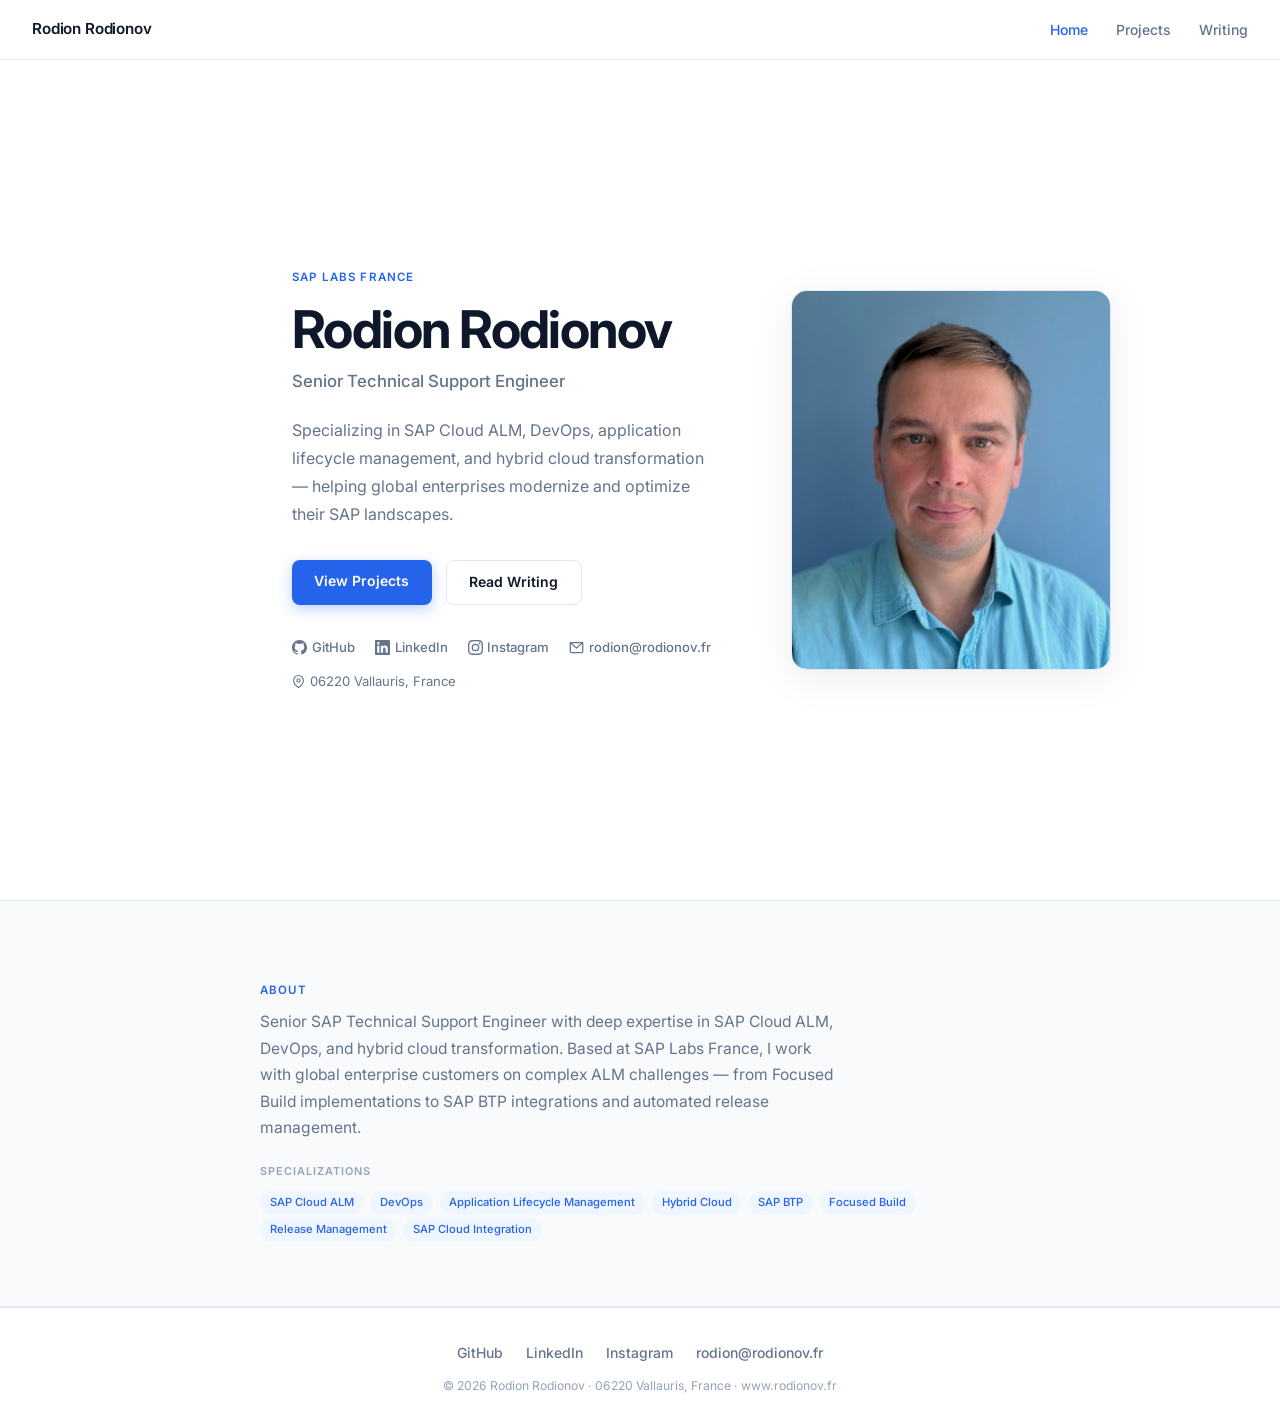
<file: index.html>
<!DOCTYPE html>
<html lang="en">
<head>
  <link rel="icon" type="image/png" href="/Rodion 96x96.png" sizes="96x96" />
  <meta charset="UTF-8">
  <meta name="viewport" content="width=device-width, initial-scale=1.0">
  <title>Rodion Rodionov — Senior Technical Support Engineer</title>
  <meta name="description" content="Senior SAP Technical Support Engineer specializing in SAP Cloud ALM, DevOps, application lifecycle management, and hybrid cloud transformation.">
  <!-- Google tag (gtag.js) -->
  <script async src="https://www.googletagmanager.com/gtag/js?id=G-H08F7RJMP0"></script>
  <script>
    window.dataLayer = window.dataLayer || [];
    function gtag(){dataLayer.push(arguments);}
    gtag('js', new Date());
    gtag('config', 'G-H08F7RJMP0');
  </script>
  <link rel="preconnect" href="https://fonts.googleapis.com">
  <link rel="preconnect" href="https://fonts.gstatic.com" crossorigin>
  <link href="https://fonts.googleapis.com/css2?family=Inter:wght@300;400;500;600;700&display=swap" rel="stylesheet">
  <link rel="stylesheet" href="style.css">
  <style>
    /* Hero */
    #hero {
      min-height: 100vh;
      display: flex;
      align-items: center;
      padding-top: var(--nav-h);
      background: #fff;
    }

    .hero-inner {
      display: flex;
      align-items: center;
      gap: 5rem;
      padding: 5rem 0;
    }

    .hero-text { flex: 1; }

    .hero-text .eyebrow { margin-bottom: 0.85rem; }

    .hero-text h1 {
      font-size: clamp(2.25rem, 5vw, 3.25rem);
      margin-bottom: 0.5rem;
    }

    .hero-title {
      font-size: 1.05rem;
      color: var(--muted);
      font-weight: 500;
      margin-bottom: 1.25rem;
    }

    .hero-bio {
      font-size: 1rem;
      color: var(--muted);
      line-height: 1.75;
      max-width: 480px;
      margin-bottom: 2rem;
    }

    .hero-actions {
      display: flex;
      gap: 0.875rem;
      flex-wrap: wrap;
      margin-bottom: 2rem;
    }

    .btn {
      display: inline-block;
      padding: 0.65rem 1.4rem;
      border-radius: 8px;
      font-size: 0.875rem;
      font-weight: 600;
      text-decoration: none;
      font-family: inherit;
      transition: transform 0.15s, box-shadow 0.15s, background 0.15s;
    }

    .btn:hover { transform: translateY(-1px); }

    .btn-primary {
      background: #2563eb;
      color: #fff;
      box-shadow: 0 4px 14px rgba(37, 99, 235, 0.3);
    }

    .btn-primary:hover { box-shadow: 0 6px 20px rgba(37, 99, 235, 0.42); }

    .btn-outline {
      background: transparent;
      color: var(--text);
      border: 1.5px solid var(--border);
    }

    .btn-outline:hover { border-color: #93c5fd; color: var(--accent); }

    .hero-socials {
      display: flex;
      gap: 1.25rem;
    }

    .hero-socials a {
      color: var(--muted);
      text-decoration: none;
      font-size: 0.82rem;
      font-weight: 500;
      display: flex;
      align-items: center;
      gap: 0.3rem;
      transition: color 0.2s;
    }

    .hero-socials a:hover { color: var(--accent); }

    .hero-photo-wrap {
      flex-shrink: 0;
    }

    .hero-photo {
      width: 320px;
      height: 380px;
      object-fit: cover;
      border-radius: 16px;
      display: block;
      border: 1px solid var(--border);
      box-shadow: 0 8px 40px rgba(0, 0, 0, 0.08);
    }

    /* About section */
    #about {
      background: #f8fafc;
      border-top: 1px solid var(--border);
      border-bottom: 1px solid var(--border);
    }

    .hero-location {
      display: flex;
      align-items: center;
      gap: 0.3rem;
      margin-top: 0.75rem;
      font-size: 0.82rem;
      color: var(--muted);
    }

    .skills-label {
      font-size: 0.68rem;
      font-weight: 600;
      letter-spacing: 0.09em;
      text-transform: uppercase;
      color: #94a3b8;
      margin: 1.25rem 0 0.5rem;
    }

    @media (max-width: 700px) {
      .hero-inner {
        flex-direction: column-reverse;
        gap: 2.5rem;
        padding: 3rem 0;
        text-align: center;
      }

      .hero-bio { margin-left: auto; margin-right: auto; }
      .hero-actions { justify-content: center; }
      .hero-socials { justify-content: center; flex-wrap: wrap; }
      .hero-location { justify-content: center; }

      .hero-photo {
        width: 200px;
        height: 240px;
      }
    }
  </style>
</head>
<body>
  <nav class="light">
    <a href="/" class="nav-brand">Rodion Rodionov</a>
    <ul class="nav-links">
      <li><a href="/" class="active">Home</a></li>
      <li><a href="projects.html">Projects</a></li>
      <li><a href="writing.html">Writing</a></li>
    </ul>
  </nav>

  <section id="hero">
    <div class="container">
      <div class="hero-inner">
        <div class="hero-text">
          <span class="eyebrow">SAP Labs France</span>
          <h1>Rodion Rodionov</h1>
          <p class="hero-title">Senior Technical Support Engineer</p>
          <p class="hero-bio">Specializing in SAP Cloud ALM, DevOps, application lifecycle management, and hybrid cloud transformation — helping global enterprises modernize and optimize their SAP landscapes.</p>
          <div class="hero-actions">
            <a href="projects.html" class="btn btn-primary">View Projects</a>
            <a href="writing.html" class="btn btn-outline">Read Writing</a>
          </div>
          <div class="hero-socials">
            <a href="https://github.com/Chupakebr" target="_blank" rel="noopener">
              <svg width="15" height="15" viewBox="0 0 24 24" fill="currentColor"><path d="M12 0C5.37 0 0 5.37 0 12c0 5.3 3.438 9.8 8.205 11.385.6.113.82-.258.82-.577 0-.285-.01-1.04-.015-2.04-3.338.724-4.042-1.61-4.042-1.61-.546-1.385-1.335-1.755-1.335-1.755-1.087-.744.084-.729.084-.729 1.205.084 1.838 1.236 1.838 1.236 1.07 1.835 2.809 1.305 3.495.998.108-.776.417-1.305.76-1.605-2.665-.3-5.466-1.332-5.466-5.93 0-1.31.465-2.38 1.235-3.22-.135-.303-.54-1.523.105-3.176 0 0 1.005-.322 3.3 1.23.96-.267 1.98-.399 3-.405 1.02.006 2.04.138 3 .405 2.28-1.552 3.285-1.23 3.285-1.23.645 1.653.24 2.873.12 3.176.765.84 1.23 1.91 1.23 3.22 0 4.61-2.805 5.625-5.475 5.92.42.36.81 1.096.81 2.22 0 1.606-.015 2.896-.015 3.286 0 .315.21.69.825.57C20.565 21.795 24 17.295 24 12c0-6.63-5.37-12-12-12"/></svg>
              GitHub
            </a>
            <a href="https://www.linkedin.com/in/rodionovr/" target="_blank" rel="noopener">
              <svg width="15" height="15" viewBox="0 0 24 24" fill="currentColor"><path d="M20.447 20.452h-3.554v-5.569c0-1.328-.027-3.037-1.852-3.037-1.853 0-2.136 1.445-2.136 2.939v5.667H9.351V9h3.414v1.561h.046c.477-.9 1.637-1.85 3.37-1.85 3.601 0 4.267 2.37 4.267 5.455v6.286zM5.337 7.433a2.062 2.062 0 01-2.063-2.065 2.064 2.064 0 112.063 2.065zm1.782 13.019H3.555V9h3.564v11.452zM22.225 0H1.771C.792 0 0 .774 0 1.729v20.542C0 23.227.792 24 1.771 24h20.451C23.2 24 24 23.227 24 22.271V1.729C24 .774 23.2 0 22.222 0h.003z"/></svg>
              LinkedIn
            </a>
            <a href="https://www.instagram.com/chupakebr/" target="_blank" rel="noopener">
              <svg width="15" height="15" viewBox="0 0 24 24" fill="currentColor"><path d="M12 2.163c3.204 0 3.584.012 4.85.07 3.252.148 4.771 1.691 4.919 4.919.058 1.265.069 1.645.069 4.849 0 3.205-.012 3.584-.069 4.849-.149 3.225-1.664 4.771-4.919 4.919-1.266.058-1.644.07-4.85.07-3.204 0-3.584-.012-4.849-.07-3.26-.149-4.771-1.699-4.919-4.92-.058-1.265-.07-1.644-.07-4.849 0-3.204.013-3.583.07-4.849.149-3.227 1.664-4.771 4.919-4.919 1.266-.057 1.645-.069 4.849-.069zm0-2.163c-3.259 0-3.667.014-4.947.072-4.358.2-6.78 2.618-6.98 6.98-.059 1.281-.073 1.689-.073 4.948 0 3.259.014 3.668.072 4.948.2 4.358 2.618 6.78 6.98 6.98 1.281.058 1.689.072 4.948.072 3.259 0 3.668-.014 4.948-.072 4.354-.2 6.782-2.618 6.979-6.98.059-1.28.073-1.689.073-4.948 0-3.259-.014-3.667-.072-4.947-.196-4.354-2.617-6.78-6.979-6.98-1.281-.059-1.69-.073-4.949-.073zm0 5.838a6.162 6.162 0 100 12.324 6.162 6.162 0 000-12.324zM12 16a4 4 0 110-8 4 4 0 010 8zm6.406-11.845a1.44 1.44 0 100 2.881 1.44 1.44 0 000-2.881z"/></svg>
              Instagram
            </a>
            <a href="mailto:rodion@rodionov.fr">
              <svg width="15" height="15" viewBox="0 0 24 24" fill="none" stroke="currentColor" stroke-width="2" stroke-linecap="round" stroke-linejoin="round"><rect x="2" y="4" width="20" height="16" rx="2"/><polyline points="2,4 12,13 22,4"/></svg>
              rodion@rodionov.fr
            </a>
          </div>
          <p class="hero-location">
            <svg width="13" height="13" viewBox="0 0 24 24" fill="none" stroke="currentColor" stroke-width="2" stroke-linecap="round" stroke-linejoin="round"><path d="M21 10c0 7-9 13-9 13s-9-6-9-13a9 9 0 0118 0z"/><circle cx="12" cy="10" r="3"/></svg>
            06220 Vallauris, France
          </p>
        </div>
        <div class="hero-photo-wrap">
          <img src="/Rodion.jpg" alt="Rodion Rodionov" class="hero-photo">
        </div>
      </div>
    </div>
  </section>

  <section id="about">
    <div class="container page-section">
      <span class="eyebrow">About</span>
      <p style="max-width: 580px;">Senior SAP Technical Support Engineer with deep expertise in SAP Cloud ALM, DevOps, and hybrid cloud transformation. Based at SAP Labs France, I work with global enterprise customers on complex ALM challenges — from Focused Build implementations to SAP BTP integrations and automated release management.</p>
      <p class="skills-label">Specializations</p>
      <span class="tag">SAP Cloud ALM</span>
      <span class="tag">DevOps</span>
      <span class="tag">Application Lifecycle Management</span>
      <span class="tag">Hybrid Cloud</span>
      <span class="tag">SAP BTP</span>
      <span class="tag">Focused Build</span>
      <span class="tag">Release Management</span>
      <span class="tag">SAP Cloud Integration</span>
    </div>
  </section>

  <footer>
    <a href="https://github.com/Chupakebr" target="_blank" rel="noopener">GitHub</a>
    <a href="https://www.linkedin.com/in/rodionovr/" target="_blank" rel="noopener">LinkedIn</a>
    <a href="https://www.instagram.com/chupakebr/" target="_blank" rel="noopener">Instagram</a>
    <a href="mailto:rodion@rodionov.fr">rodion@rodionov.fr</a>
    <span class="footer-copy">© 2026 Rodion Rodionov · 06220 Vallauris, France · www.rodionov.fr</span>
  </footer>
</body>
</html>
</file>
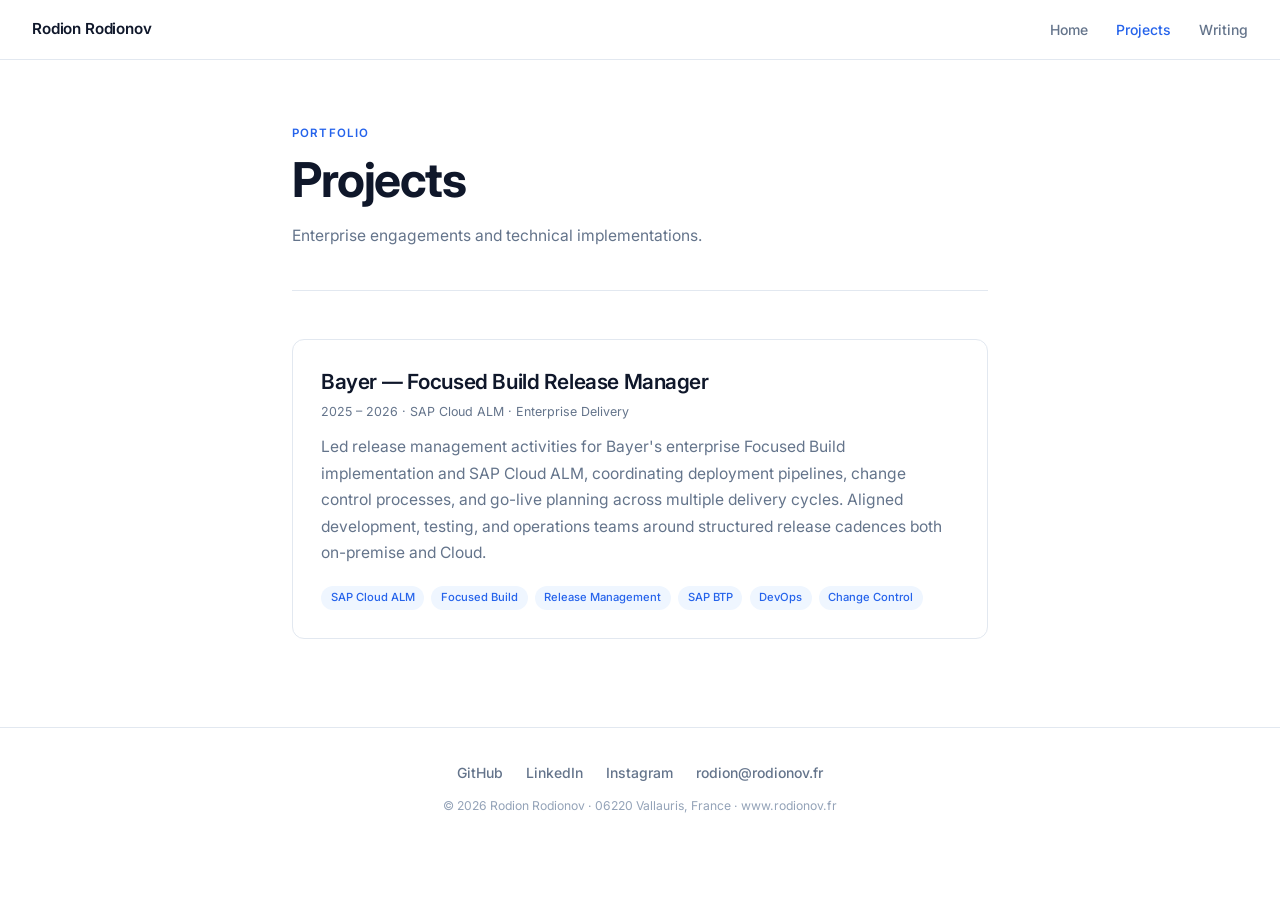
<file: projects.html>
<!DOCTYPE html>
<html lang="en">
<head>
  <link rel="icon" type="image/png" href="/Rodion 96x96.png" sizes="96x96" />
  <meta charset="UTF-8">
  <meta name="viewport" content="width=device-width, initial-scale=1.0">
  <title>Projects — Rodion Rodionov</title>
  <meta name="description" content="Enterprise projects and technical implementations by Rodion Rodionov.">
  <!-- Google tag (gtag.js) -->
  <script async src="https://www.googletagmanager.com/gtag/js?id=G-H08F7RJMP0"></script>
  <script>
    window.dataLayer = window.dataLayer || [];
    function gtag(){dataLayer.push(arguments);}
    gtag('js', new Date());
    gtag('config', 'G-H08F7RJMP0');
  </script>
  <link rel="preconnect" href="https://fonts.googleapis.com">
  <link rel="preconnect" href="https://fonts.gstatic.com" crossorigin>
  <link href="https://fonts.googleapis.com/css2?family=Inter:wght@300;400;500;600;700&display=swap" rel="stylesheet">
  <link rel="stylesheet" href="style.css">
</head>
<body>
  <nav class="light">
    <a href="/" class="nav-brand">Rodion Rodionov</a>
    <ul class="nav-links">
      <li><a href="/">Home</a></li>
      <li><a href="projects.html" class="active">Projects</a></li>
      <li><a href="writing.html">Writing</a></li>
    </ul>
  </nav>

  <main>
    <div class="container">
      <div class="page-header">
        <span class="eyebrow">Portfolio</span>
        <h1>Projects</h1>
        <p>Enterprise engagements and technical implementations.</p>
      </div>

      <section class="page-section" style="padding-top: 3rem;">

        <div class="card">
          <h2>Bayer — Focused Build Release Manager</h2>
          <p class="card-meta">2025 – 2026 · SAP Cloud ALM · Enterprise Delivery</p>
          <p class="card-desc">Led release management activities for Bayer's enterprise Focused Build implementation and SAP Cloud ALM, coordinating deployment pipelines, change control processes, and go-live planning across multiple delivery cycles. Aligned development, testing, and operations teams around structured release cadences both on-premise and Cloud.</p>
          <div style="margin-top: 1rem;">
            <span class="tag">SAP Cloud ALM</span>
            <span class="tag">Focused Build</span>
            <span class="tag">Release Management</span>
            <span class="tag">SAP BTP</span>
            <span class="tag">DevOps</span>
            <span class="tag">Change Control</span>
          </div>
        </div>

      </section>
    </div>
  </main>

  <footer>
    <a href="https://github.com/Chupakebr" target="_blank" rel="noopener">GitHub</a>
    <a href="https://www.linkedin.com/in/rodionovr/" target="_blank" rel="noopener">LinkedIn</a>
    <a href="https://www.instagram.com/chupakebr/" target="_blank" rel="noopener">Instagram</a>
    <a href="mailto:rodion@rodionov.fr">rodion@rodionov.fr</a>
    <span class="footer-copy">© 2026 Rodion Rodionov · 06220 Vallauris, France · www.rodionov.fr</span>
  </footer>
</body>
</html>
</file>
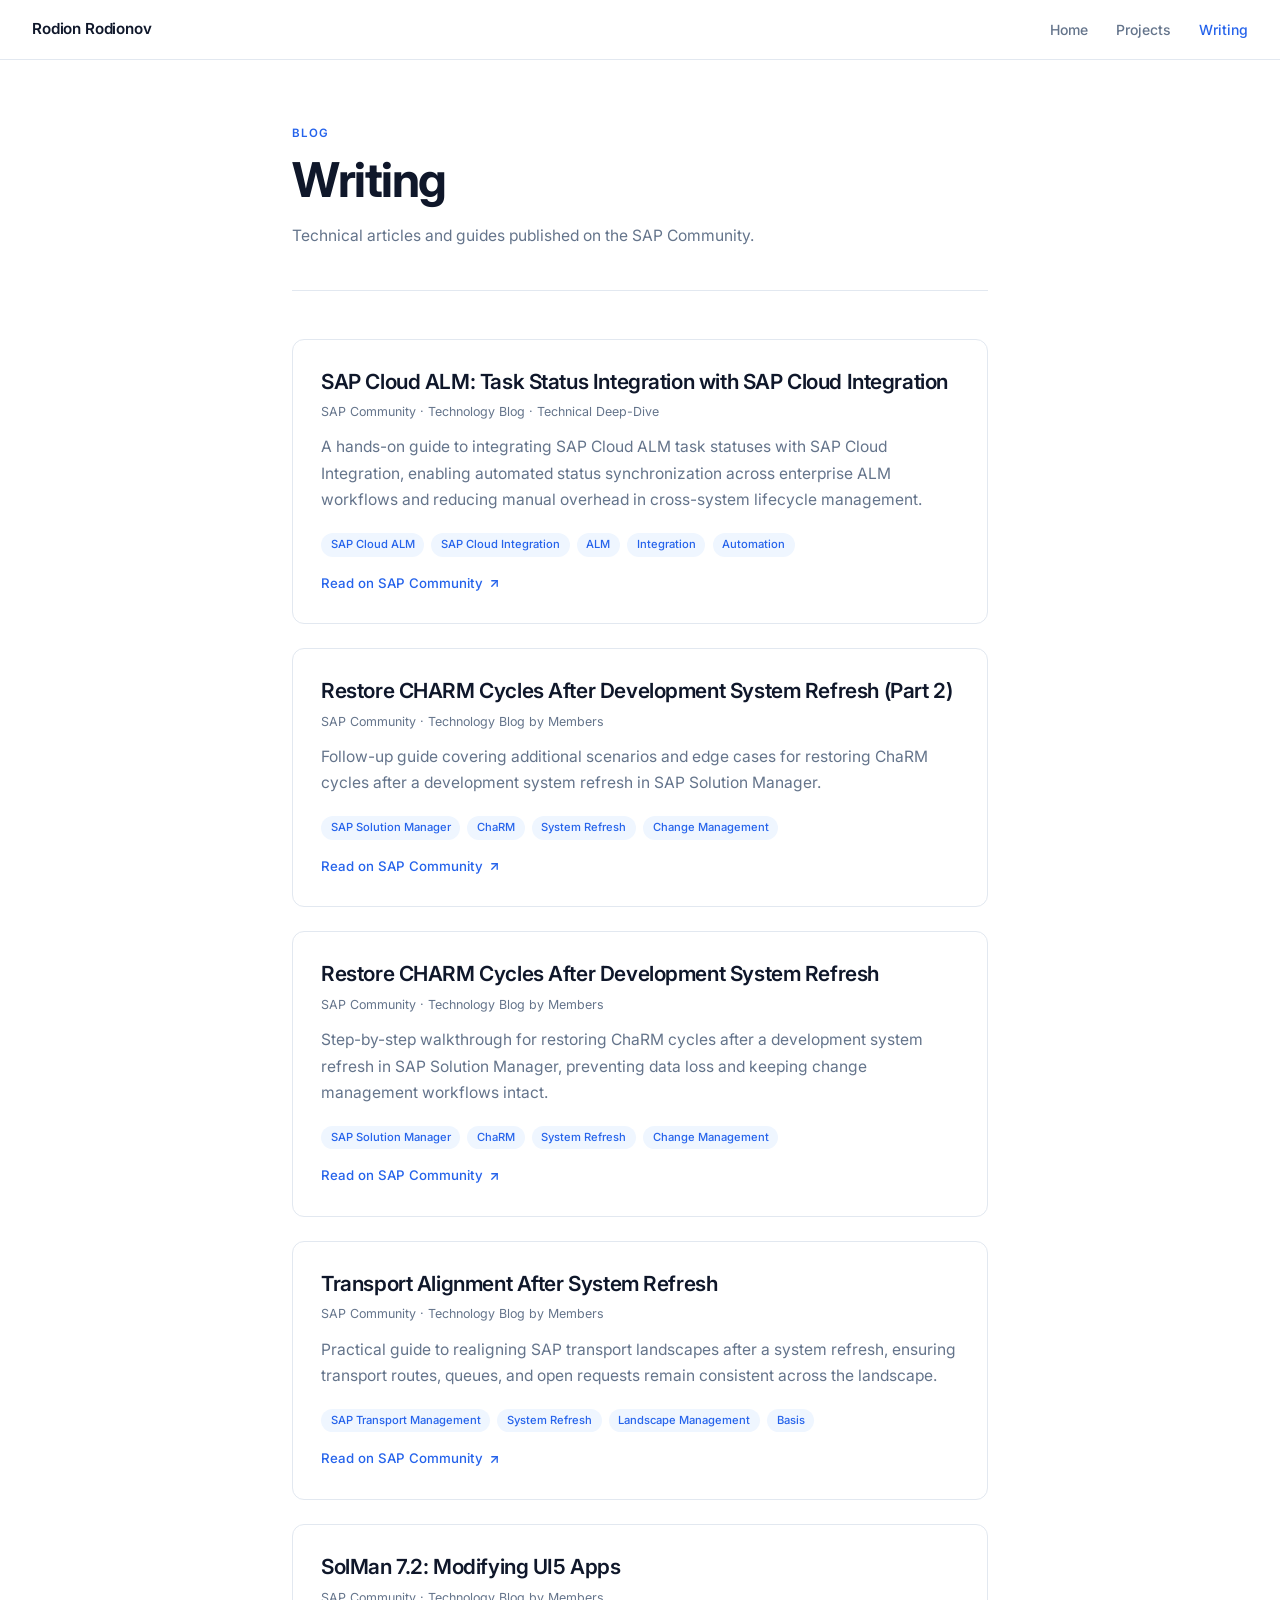
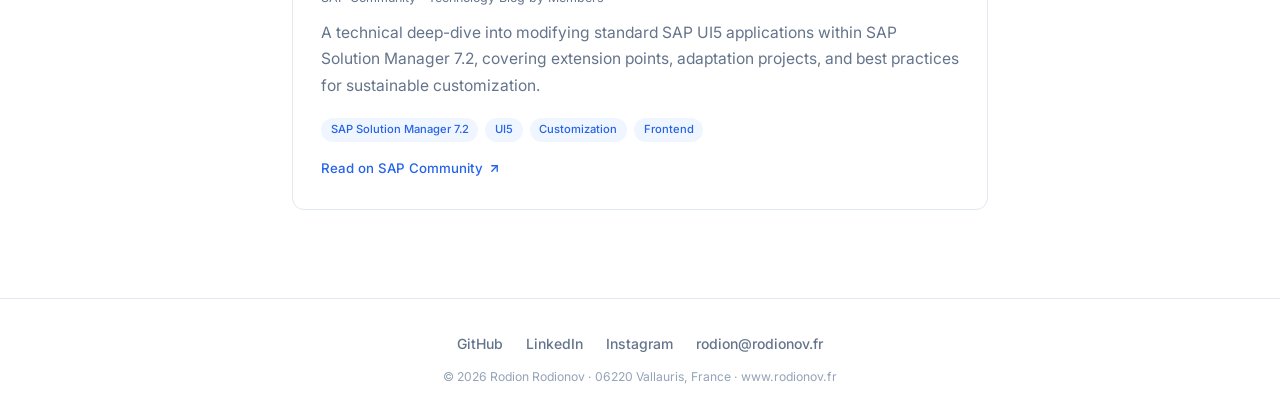
<file: writing.html>
<!DOCTYPE html>
<html lang="en">
<head>
  <link rel="icon" type="image/png" href="/Rodion 96x96.png" sizes="96x96" />
  <meta charset="UTF-8">
  <meta name="viewport" content="width=device-width, initial-scale=1.0">
  <title>Writing — Rodion Rodionov</title>
  <meta name="description" content="Technical articles and guides by Rodion Rodionov on SAP Cloud ALM, DevOps, and enterprise integration.">
  <!-- Google tag (gtag.js) -->
  <script async src="https://www.googletagmanager.com/gtag/js?id=G-H08F7RJMP0"></script>
  <script>
    window.dataLayer = window.dataLayer || [];
    function gtag(){dataLayer.push(arguments);}
    gtag('js', new Date());
    gtag('config', 'G-H08F7RJMP0');
  </script>
  <link rel="preconnect" href="https://fonts.googleapis.com">
  <link rel="preconnect" href="https://fonts.gstatic.com" crossorigin>
  <link href="https://fonts.googleapis.com/css2?family=Inter:wght@300;400;500;600;700&display=swap" rel="stylesheet">
  <link rel="stylesheet" href="style.css">
</head>
<body>
  <nav class="light">
    <a href="/" class="nav-brand">Rodion Rodionov</a>
    <ul class="nav-links">
      <li><a href="/">Home</a></li>
      <li><a href="projects.html">Projects</a></li>
      <li><a href="writing.html" class="active">Writing</a></li>
    </ul>
  </nav>

  <main>
    <div class="container">
      <div class="page-header">
        <span class="eyebrow">Blog</span>
        <h1>Writing</h1>
        <p>Technical articles and guides published on the SAP Community.</p>
      </div>

      <section class="page-section" style="padding-top: 3rem;">

        <div class="card">
          <h2>SAP Cloud ALM: Task Status Integration with SAP Cloud Integration</h2>
          <p class="card-meta">SAP Community · Technology Blog · Technical Deep-Dive</p>
          <p class="card-desc">A hands-on guide to integrating SAP Cloud ALM task statuses with SAP Cloud Integration, enabling automated status synchronization across enterprise ALM workflows and reducing manual overhead in cross-system lifecycle management.</p>
          <div style="margin-top: 1rem;">
            <span class="tag">SAP Cloud ALM</span>
            <span class="tag">SAP Cloud Integration</span>
            <span class="tag">ALM</span>
            <span class="tag">Integration</span>
            <span class="tag">Automation</span>
          </div>
          <a href="https://community.sap.com/t5/technology-blog-posts-by-sap/sap-cloud-alm-calm-task-status-integration-with-sap-cloud-integration/bc-p/14467614#M192865"
             target="_blank" rel="noopener" class="card-link">
            Read on SAP Community
            <svg width="13" height="13" viewBox="0 0 24 24" fill="none" stroke="currentColor" stroke-width="2.5" stroke-linecap="round" stroke-linejoin="round">
              <line x1="7" y1="17" x2="17" y2="7"></line>
              <polyline points="7 7 17 7 17 17"></polyline>
            </svg>
          </a>
        </div>

        <div class="card">
          <h2>Restore CHARM Cycles After Development System Refresh (Part 2)</h2>
          <p class="card-meta">SAP Community · Technology Blog by Members</p>
          <p class="card-desc">Follow-up guide covering additional scenarios and edge cases for restoring ChaRM cycles after a development system refresh in SAP Solution Manager.</p>
          <div style="margin-top: 1rem;">
            <span class="tag">SAP Solution Manager</span>
            <span class="tag">ChaRM</span>
            <span class="tag">System Refresh</span>
            <span class="tag">Change Management</span>
          </div>
          <a href="https://community.sap.com/t5/technology-blog-posts-by-members/restore-charm-cycles-after-development-system-refresh-p2/ba-p/13549722"
             target="_blank" rel="noopener" class="card-link">
            Read on SAP Community
            <svg width="13" height="13" viewBox="0 0 24 24" fill="none" stroke="currentColor" stroke-width="2.5" stroke-linecap="round" stroke-linejoin="round">
              <line x1="7" y1="17" x2="17" y2="7"></line>
              <polyline points="7 7 17 7 17 17"></polyline>
            </svg>
          </a>
        </div>

        <div class="card">
          <h2>Restore CHARM Cycles After Development System Refresh</h2>
          <p class="card-meta">SAP Community · Technology Blog by Members</p>
          <p class="card-desc">Step-by-step walkthrough for restoring ChaRM cycles after a development system refresh in SAP Solution Manager, preventing data loss and keeping change management workflows intact.</p>
          <div style="margin-top: 1rem;">
            <span class="tag">SAP Solution Manager</span>
            <span class="tag">ChaRM</span>
            <span class="tag">System Refresh</span>
            <span class="tag">Change Management</span>
          </div>
          <a href="https://community.sap.com/t5/technology-blog-posts-by-members/restore-charm-cycles-after-development-system-refresh/ba-p/13511261"
             target="_blank" rel="noopener" class="card-link">
            Read on SAP Community
            <svg width="13" height="13" viewBox="0 0 24 24" fill="none" stroke="currentColor" stroke-width="2.5" stroke-linecap="round" stroke-linejoin="round">
              <line x1="7" y1="17" x2="17" y2="7"></line>
              <polyline points="7 7 17 7 17 17"></polyline>
            </svg>
          </a>
        </div>

        <div class="card">
          <h2>Transport Alignment After System Refresh</h2>
          <p class="card-meta">SAP Community · Technology Blog by Members</p>
          <p class="card-desc">Practical guide to realigning SAP transport landscapes after a system refresh, ensuring transport routes, queues, and open requests remain consistent across the landscape.</p>
          <div style="margin-top: 1rem;">
            <span class="tag">SAP Transport Management</span>
            <span class="tag">System Refresh</span>
            <span class="tag">Landscape Management</span>
            <span class="tag">Basis</span>
          </div>
          <a href="https://community.sap.com/t5/technology-blog-posts-by-members/transport-alignment-after-system-refresh/ba-p/13413880"
             target="_blank" rel="noopener" class="card-link">
            Read on SAP Community
            <svg width="13" height="13" viewBox="0 0 24 24" fill="none" stroke="currentColor" stroke-width="2.5" stroke-linecap="round" stroke-linejoin="round">
              <line x1="7" y1="17" x2="17" y2="7"></line>
              <polyline points="7 7 17 7 17 17"></polyline>
            </svg>
          </a>
        </div>

        <div class="card">
          <h2>SolMan 7.2: Modifying UI5 Apps</h2>
          <p class="card-meta">SAP Community · Technology Blog by Members</p>
          <p class="card-desc">A technical deep-dive into modifying standard SAP UI5 applications within SAP Solution Manager 7.2, covering extension points, adaptation projects, and best practices for sustainable customization.</p>
          <div style="margin-top: 1rem;">
            <span class="tag">SAP Solution Manager 7.2</span>
            <span class="tag">UI5</span>
            <span class="tag">Customization</span>
            <span class="tag">Frontend</span>
          </div>
          <a href="https://community.sap.com/t5/technology-blog-posts-by-members/solman-7-2-modifying-ui5-apps/ba-p/13367212"
             target="_blank" rel="noopener" class="card-link">
            Read on SAP Community
            <svg width="13" height="13" viewBox="0 0 24 24" fill="none" stroke="currentColor" stroke-width="2.5" stroke-linecap="round" stroke-linejoin="round">
              <line x1="7" y1="17" x2="17" y2="7"></line>
              <polyline points="7 7 17 7 17 17"></polyline>
            </svg>
          </a>
        </div>

      </section>
    </div>
  </main>

  <footer>
    <a href="https://github.com/Chupakebr" target="_blank" rel="noopener">GitHub</a>
    <a href="https://www.linkedin.com/in/rodionovr/" target="_blank" rel="noopener">LinkedIn</a>
    <a href="https://www.instagram.com/chupakebr/" target="_blank" rel="noopener">Instagram</a>
    <a href="mailto:rodion@rodionov.fr">rodion@rodionov.fr</a>
    <span class="footer-copy">© 2026 Rodion Rodionov · 06220 Vallauris, France · www.rodionov.fr</span>
  </footer>
</body>
</html>
</file>
<file: style.css>
:root {
  --bg: #ffffff;
  --text: #0f172a;
  --muted: #64748b;
  --accent: #2563eb;
  --border: #e2e8f0;
  --nav-h: 60px;
}

*, *::before, *::after { box-sizing: border-box; margin: 0; padding: 0; }

body {
  font-family: 'Inter', system-ui, -apple-system, sans-serif;
  background: var(--bg);
  color: var(--text);
  line-height: 1.6;
  -webkit-font-smoothing: antialiased;
}

/* ── Navigation ── */
nav {
  position: fixed;
  top: 0; left: 0; right: 0;
  height: var(--nav-h);
  display: flex;
  align-items: center;
  justify-content: space-between;
  padding: 0 2rem;
  z-index: 100;
  transition: background 0.3s, border-color 0.3s;
  border-bottom: 1px solid transparent;
}

nav.dark {
  background: rgba(0, 0, 0, 0.45);
  backdrop-filter: blur(12px);
  -webkit-backdrop-filter: blur(12px);
  border-bottom-color: rgba(255, 255, 255, 0.08);
}

nav.light {
  background: rgba(255, 255, 255, 0.95);
  backdrop-filter: blur(12px);
  -webkit-backdrop-filter: blur(12px);
  border-bottom-color: var(--border);
}

nav.dark .nav-brand { color: #fff; }
nav.dark .nav-links a { color: rgba(255, 255, 255, 0.65); }
nav.dark .nav-links a:hover,
nav.dark .nav-links a.active { color: #fff; }

nav.light .nav-brand { color: var(--text); }
nav.light .nav-links a { color: var(--muted); }
nav.light .nav-links a:hover,
nav.light .nav-links a.active { color: var(--accent); }

.nav-brand {
  font-weight: 600;
  font-size: 0.95rem;
  text-decoration: none;
  letter-spacing: -0.01em;
}

.nav-links {
  display: flex;
  gap: 1.75rem;
  list-style: none;
}

.nav-links a {
  text-decoration: none;
  font-size: 0.875rem;
  font-weight: 500;
  transition: color 0.2s;
}

/* ── Layout ── */
.container {
  max-width: 760px;
  margin: 0 auto;
  padding: 0 2rem;
}

.page-section {
  padding: 5rem 0 4rem;
}

/* ── Typography ── */
.eyebrow {
  display: block;
  font-size: 0.72rem;
  font-weight: 600;
  letter-spacing: 0.1em;
  text-transform: uppercase;
  color: var(--accent);
  margin-bottom: 0.6rem;
}

h1 {
  font-size: clamp(2rem, 5vw, 3rem);
  font-weight: 700;
  letter-spacing: -0.03em;
  line-height: 1.15;
  margin-bottom: 1rem;
}

h2 {
  font-size: 1.3rem;
  font-weight: 600;
  letter-spacing: -0.02em;
  line-height: 1.3;
  margin-bottom: 0.4rem;
}

p { color: var(--muted); font-size: 0.975rem; line-height: 1.7; }

/* ── Tags ── */
.tag {
  display: inline-block;
  background: #eff6ff;
  color: #2563eb;
  border-radius: 99px;
  padding: 0.18rem 0.6rem;
  font-size: 0.7rem;
  font-weight: 500;
  margin: 0.2rem 0.2rem 0 0;
}

/* ── Cards ── */
.card {
  border: 1px solid var(--border);
  border-radius: 12px;
  padding: 1.75rem;
  margin-bottom: 1.5rem;
  transition: border-color 0.2s, box-shadow 0.2s;
}

.card:hover {
  border-color: #93c5fd;
  box-shadow: 0 4px 24px rgba(37, 99, 235, 0.07);
}

.card-meta {
  font-size: 0.78rem;
  color: var(--muted);
  margin-top: 0.3rem;
}

.card-desc { margin-top: 0.75rem; }

.card-link {
  display: inline-flex;
  align-items: center;
  gap: 0.3rem;
  color: var(--accent);
  text-decoration: none;
  font-size: 0.83rem;
  font-weight: 500;
  margin-top: 1rem;
}

.card-link:hover { text-decoration: underline; }

/* ── Page header (non-home pages) ── */
.page-header {
  padding-top: calc(var(--nav-h) + 4rem);
  padding-bottom: 2.5rem;
  border-bottom: 1px solid var(--border);
}

.page-header p { margin-top: 0.5rem; }

/* ── Footer ── */
footer {
  border-top: 1px solid var(--border);
  padding: 2rem;
  text-align: center;
}

footer a {
  color: var(--muted);
  text-decoration: none;
  margin: 0 0.6rem;
  font-size: 0.875rem;
  font-weight: 500;
  transition: color 0.2s;
}

footer a:hover { color: var(--accent); }

.footer-copy {
  display: block;
  font-size: 0.76rem;
  color: #94a3b8;
  margin-top: 0.65rem;
}

/* ── Responsive ── */
@media (max-width: 600px) {
  nav { padding: 0 1rem; }
  .nav-links { gap: 1rem; }
  .container { padding: 0 1.25rem; }
  .page-header { padding-top: calc(var(--nav-h) + 2.5rem); }
}
</file>
